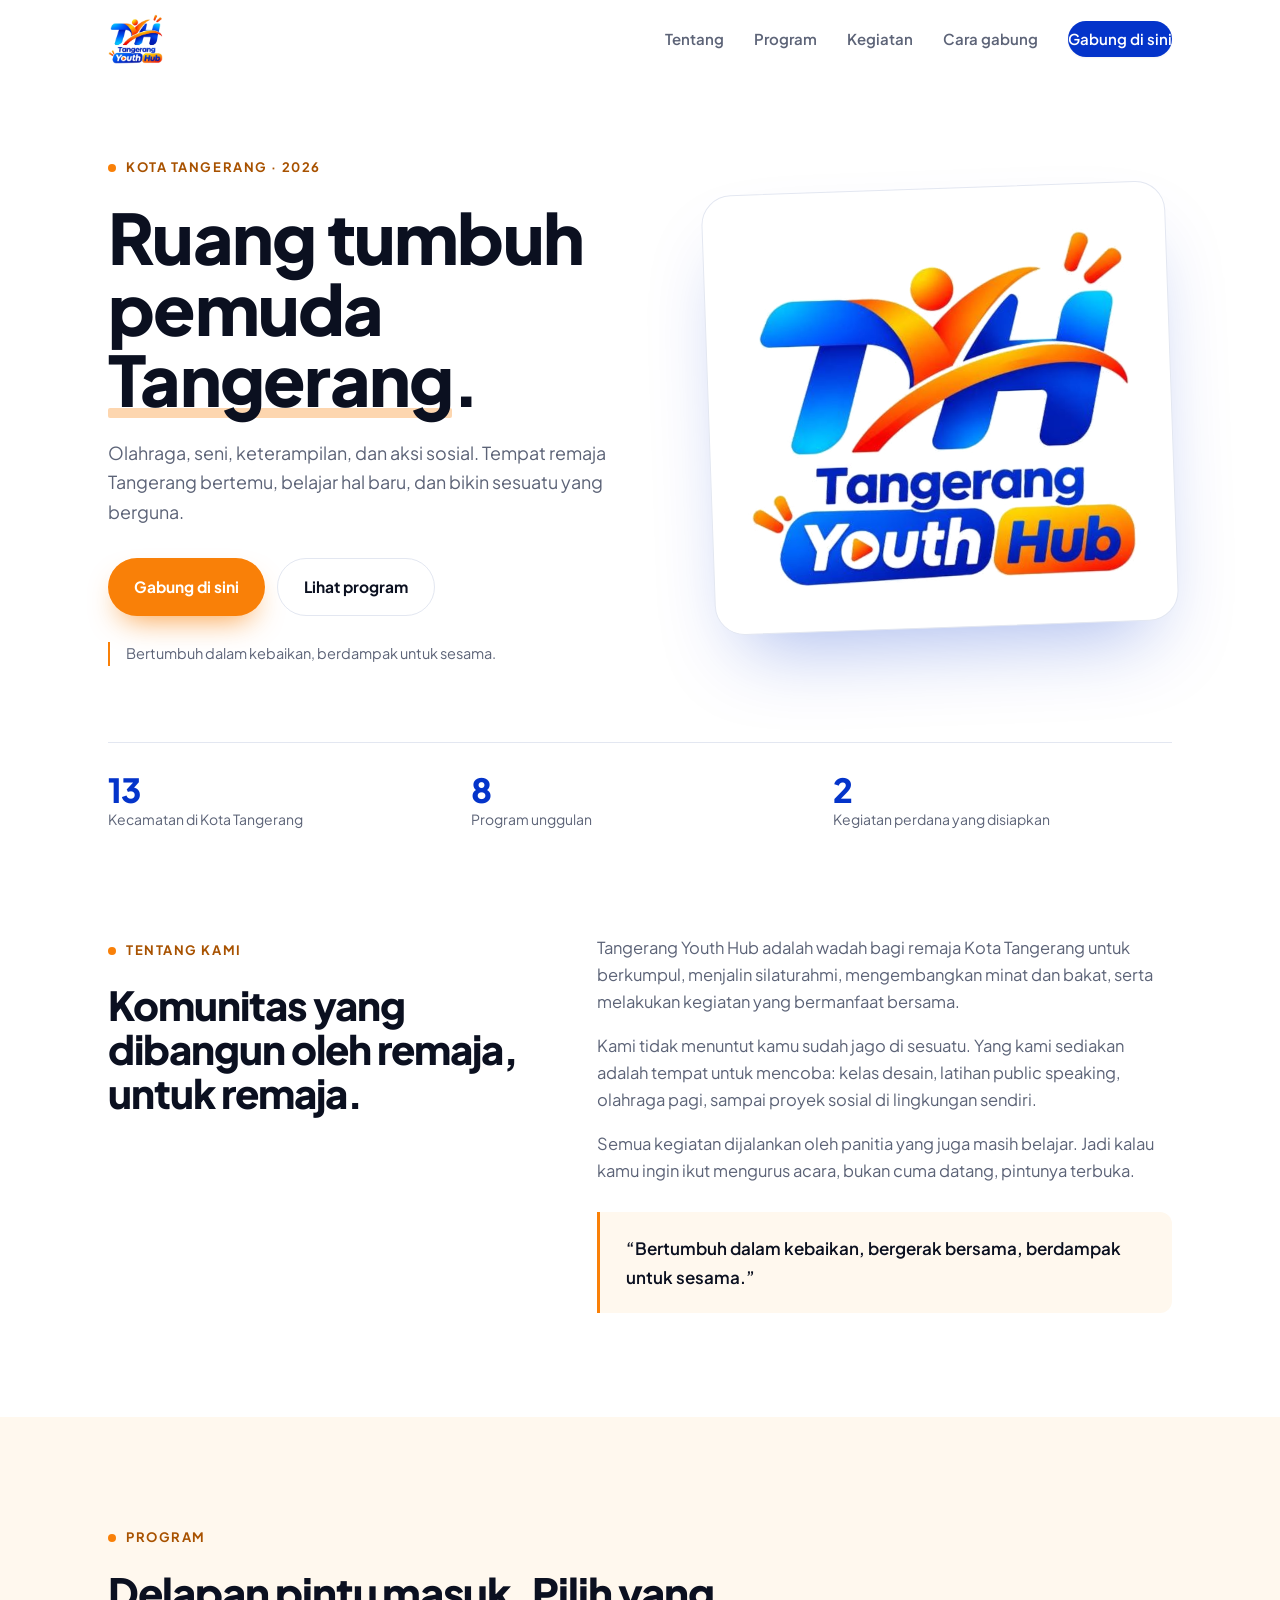
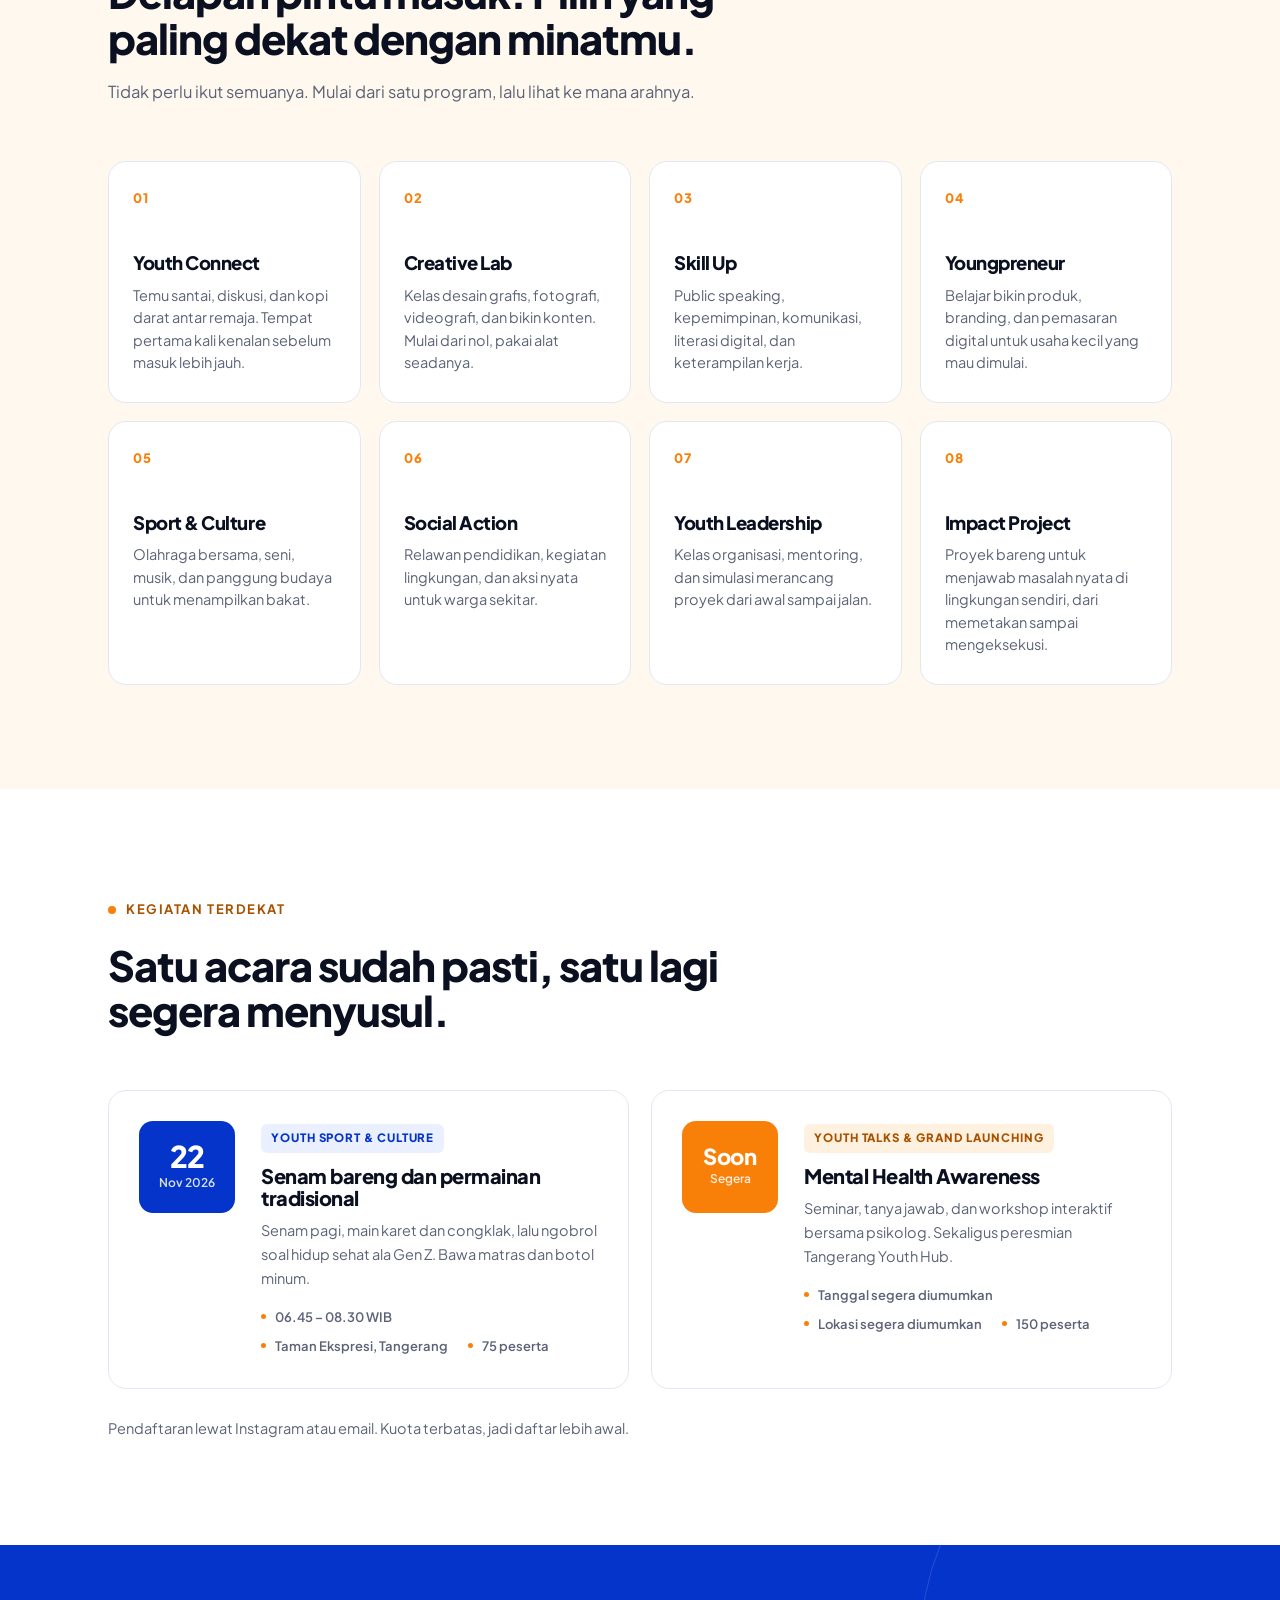
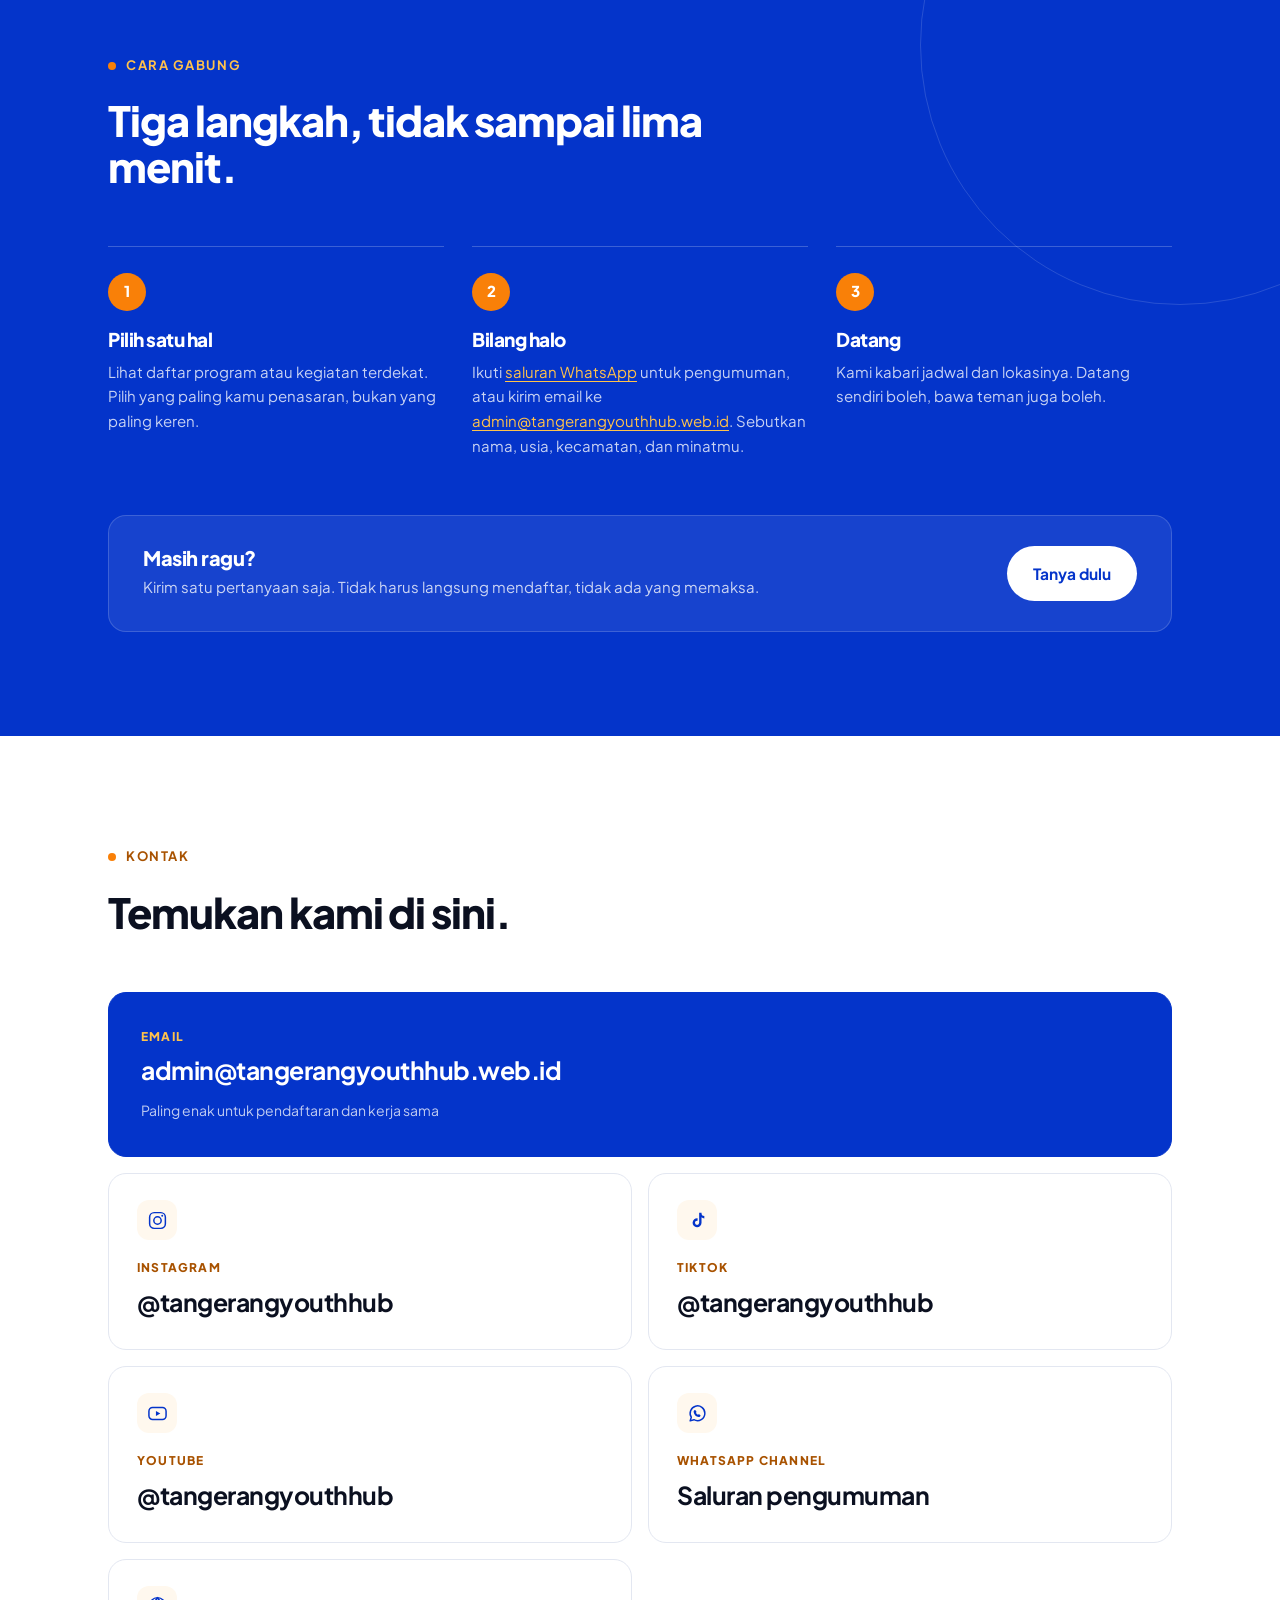
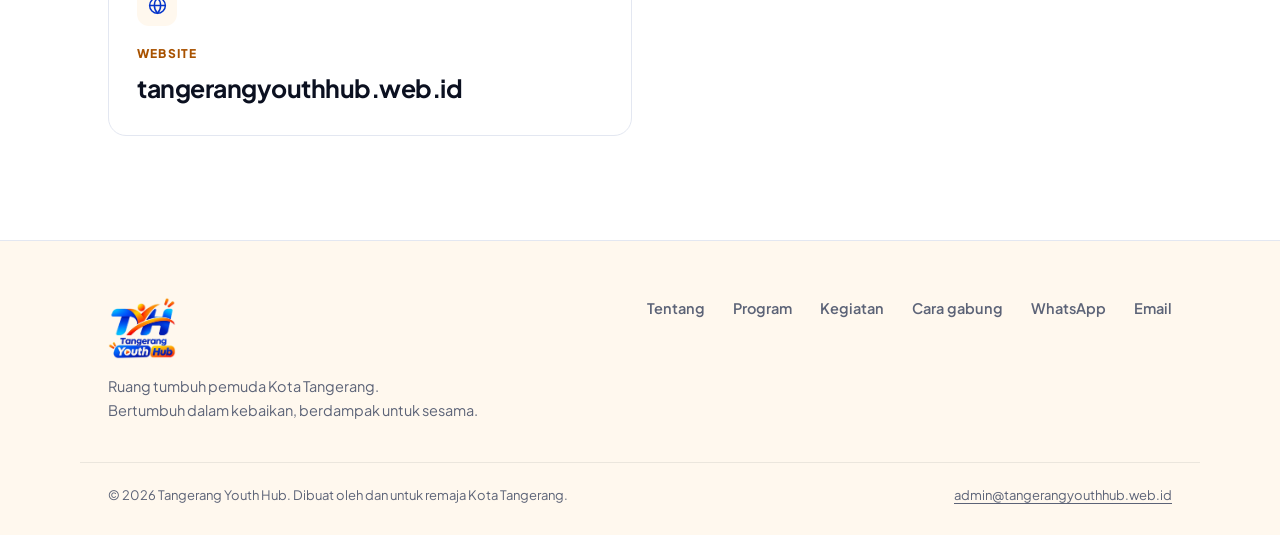
<file: index.html>
<!DOCTYPE html>
<html lang="id">
<head>
<meta charset="utf-8">
<meta name="viewport" content="width=device-width, initial-scale=1">
<title>Tangerang Youth Hub — Ruang tumbuh pemuda Kota Tangerang</title>
<meta name="description" content="Tangerang Youth Hub adalah ruang tumbuh pemuda Kota Tangerang. Olahraga, seni, keterampilan, dan aksi sosial. Bertumbuh dalam kebaikan, berdampak untuk sesama.">
<link rel="canonical" href="https://tangerangyouthhub.web.id/">
<meta name="theme-color" content="#0434CA">

<meta property="og:type" content="website">
<meta property="og:site_name" content="Tangerang Youth Hub">
<meta property="og:locale" content="id_ID">
<meta property="og:title" content="Tangerang Youth Hub — Ruang tumbuh pemuda Kota Tangerang">
<meta property="og:description" content="Olahraga, seni, keterampilan, aksi sosial. Tempat remaja Tangerang bertemu, belajar, dan bikin sesuatu yang berguna.">
<meta property="og:url" content="https://tangerangyouthhub.web.id/">
<meta property="og:image" content="https://tangerangyouthhub.web.id/assets/og-image.png">
<meta property="og:image:width" content="1200">
<meta property="og:image:height" content="630">
<meta name="twitter:card" content="summary_large_image">
<meta name="twitter:title" content="Tangerang Youth Hub">
<meta name="twitter:description" content="Ruang tumbuh pemuda Kota Tangerang.">
<meta name="twitter:image" content="https://tangerangyouthhub.web.id/assets/og-image.png">

<link rel="icon" href="assets/favicon.ico" sizes="any">
<link rel="icon" type="image/png" href="assets/favicon-32.png" sizes="32x32">
<link rel="apple-touch-icon" href="assets/apple-touch-icon.png">
<link rel="preconnect" href="https://fonts.googleapis.com">
<link rel="preconnect" href="https://fonts.gstatic.com" crossorigin>
<link href="https://fonts.googleapis.com/css2?family=Plus+Jakarta+Sans:wght@400;500;600;700;800&display=swap" rel="stylesheet">
<link rel="stylesheet" href="assets/style.css">

<script type="application/ld+json">
{
  "@context": "https://schema.org",
  "@type": "Organization",
  "name": "Tangerang Youth Hub",
  "alternateName": "TYH",
  "url": "https://tangerangyouthhub.web.id/",
  "logo": "https://tangerangyouthhub.web.id/assets/logo.png",
  "email": "admin@tangerangyouthhub.web.id",
  "description": "Ruang tumbuh pemuda Kota Tangerang. Olahraga, seni, keterampilan, dan aksi sosial.",
  "areaServed": { "@type": "City", "name": "Kota Tangerang" },
  "sameAs": [
    "https://www.instagram.com/tangerangyouthhub",
    "https://www.tiktok.com/@tangerangyouthhub",
    "https://www.youtube.com/@tangerangyouthhub",
    "https://whatsapp.com/channel/0029VbDxqgpE50UkeHqvSK2p"
  ]
}
</script>
</head>
<body>
<a class="skip" href="#utama">Lompat ke isi</a>

<header class="site-header" id="header">
  <div class="wrap header-inner">
    <a class="brand" href="#" aria-label="Tangerang Youth Hub, ke halaman utama">
      <img src="assets/logo-320.png" alt="Tangerang Youth Hub" width="320" height="291" class="brand-logo">
    </a>

    <nav class="nav" id="nav" aria-label="Navigasi utama">
      <a href="#tentang">Tentang</a>
      <a href="#program">Program</a>
      <a href="#kegiatan">Kegiatan</a>
      <a href="#gabung">Cara gabung</a>
      <a class="nav-cta" href="#kontak">Gabung di sini</a>
    </nav>

    <button class="burger" id="burger" aria-label="Buka menu" aria-expanded="false" aria-controls="nav">
      <span></span><span></span><span></span>
    </button>
  </div>
</header>

<main id="utama">

  <!-- HERO -->
  <section class="hero">
    <div class="wrap hero-grid">
      <div class="hero-copy">
        <p class="kicker"><span class="dot"></span>Kota Tangerang · 2026</p>
        <h1>Ruang tumbuh<br>pemuda<br><span class="hl">Tangerang</span>.</h1>
        <p class="lede">Olahraga, seni, keterampilan, dan aksi sosial. Tempat remaja Tangerang bertemu, belajar hal baru, dan bikin sesuatu yang berguna.</p>
        <div class="hero-actions">
          <a class="btn btn-primary" href="#kontak">Gabung di sini</a>
          <a class="btn btn-ghost" href="#program">Lihat program</a>
        </div>
        <p class="hero-note">Bertumbuh dalam kebaikan, berdampak untuk sesama.</p>
      </div>

      <div class="hero-art">
        <div class="blob"></div>
        <div class="logo-card">
          <img src="assets/logo-640.png" alt="Lambang Tangerang Youth Hub" width="640" height="582">
        </div>
      </div>
    </div>

    <div class="wrap">
      <ul class="stats">
        <li><strong>13</strong><span>Kecamatan di Kota Tangerang</span></li>
        <li><strong>8</strong><span>Program unggulan</span></li>
        <li><strong>2</strong><span>Kegiatan perdana yang disiapkan</span></li>
      </ul>
    </div>
  </section>

  <!-- TENTANG -->
  <section class="section" id="tentang">
    <div class="wrap two-col">
      <div>
        <p class="kicker"><span class="dot"></span>Tentang kami</p>
        <h2>Komunitas yang dibangun oleh remaja, untuk remaja.</h2>
      </div>
      <div class="prose">
        <p>Tangerang Youth Hub adalah wadah bagi remaja Kota Tangerang untuk berkumpul, menjalin silaturahmi, mengembangkan minat dan bakat, serta melakukan kegiatan yang bermanfaat bersama.</p>
        <p>Kami tidak menuntut kamu sudah jago di sesuatu. Yang kami sediakan adalah tempat untuk mencoba: kelas desain, latihan public speaking, olahraga pagi, sampai proyek sosial di lingkungan sendiri.</p>
        <p>Semua kegiatan dijalankan oleh panitia yang juga masih belajar. Jadi kalau kamu ingin ikut mengurus acara, bukan cuma datang, pintunya terbuka.</p>
        <blockquote>
          <p>“Bertumbuh dalam kebaikan, bergerak bersama, berdampak untuk sesama.”</p>
        </blockquote>
      </div>
    </div>
  </section>

  <!-- PROGRAM -->
  <section class="section section-alt" id="program">
    <div class="wrap">
      <div class="section-head">
        <p class="kicker"><span class="dot"></span>Program</p>
        <h2>Delapan pintu masuk. Pilih yang paling dekat dengan minatmu.</h2>
        <p class="section-sub">Tidak perlu ikut semuanya. Mulai dari satu program, lalu lihat ke mana arahnya.</p>
      </div>

      <ol class="programs">
        <li class="program">
          <span class="num">01</span>
          <h3>Youth Connect</h3>
          <p>Temu santai, diskusi, dan kopi darat antar remaja. Tempat pertama kali kenalan sebelum masuk lebih jauh.</p>
        </li>
        <li class="program">
          <span class="num">02</span>
          <h3>Creative Lab</h3>
          <p>Kelas desain grafis, fotografi, videografi, dan bikin konten. Mulai dari nol, pakai alat seadanya.</p>
        </li>
        <li class="program">
          <span class="num">03</span>
          <h3>Skill Up</h3>
          <p>Public speaking, kepemimpinan, komunikasi, literasi digital, dan keterampilan kerja.</p>
        </li>
        <li class="program">
          <span class="num">04</span>
          <h3>Youngpreneur</h3>
          <p>Belajar bikin produk, branding, dan pemasaran digital untuk usaha kecil yang mau dimulai.</p>
        </li>
        <li class="program">
          <span class="num">05</span>
          <h3>Sport &amp; Culture</h3>
          <p>Olahraga bersama, seni, musik, dan panggung budaya untuk menampilkan bakat.</p>
        </li>
        <li class="program">
          <span class="num">06</span>
          <h3>Social Action</h3>
          <p>Relawan pendidikan, kegiatan lingkungan, dan aksi nyata untuk warga sekitar.</p>
        </li>
        <li class="program">
          <span class="num">07</span>
          <h3>Youth Leadership</h3>
          <p>Kelas organisasi, mentoring, dan simulasi merancang proyek dari awal sampai jalan.</p>
        </li>
        <li class="program">
          <span class="num">08</span>
          <h3>Impact Project</h3>
          <p>Proyek bareng untuk menjawab masalah nyata di lingkungan sendiri, dari memetakan sampai mengeksekusi.</p>
        </li>
      </ol>
    </div>
  </section>

  <!-- KEGIATAN -->
  <section class="section" id="kegiatan">
    <div class="wrap">
      <div class="section-head">
        <p class="kicker"><span class="dot"></span>Kegiatan terdekat</p>
        <h2>Satu acara sudah pasti, satu lagi segera menyusul.</h2>
      </div>

      <div class="events">
        <article class="event">
          <div class="event-date"><span class="d">22</span><span class="m">Nov 2026</span></div>
          <div class="event-body">
            <span class="tag">Youth Sport &amp; Culture</span>
            <h3>Senam bareng dan permainan tradisional</h3>
            <p>Senam pagi, main karet dan congklak, lalu ngobrol soal hidup sehat ala Gen Z. Bawa matras dan botol minum.</p>
            <ul class="meta">
              <li>06.45 – 08.30 WIB</li>
              <li>Taman Ekspresi, Tangerang</li>
              <li>75 peserta</li>
            </ul>
          </div>
        </article>

        <article class="event">
          <div class="event-date event-soon"><span class="d">Soon</span><span class="m">Segera</span></div>
          <div class="event-body">
            <span class="tag tag-orange">Youth Talks &amp; Grand Launching</span>
            <h3>Mental Health Awareness</h3>
            <p>Seminar, tanya jawab, dan workshop interaktif bersama psikolog. Sekaligus peresmian Tangerang Youth Hub.</p>
            <ul class="meta">
              <li>Tanggal segera diumumkan</li>
              <li>Lokasi segera diumumkan</li>
              <li>150 peserta</li>
            </ul>
          </div>
        </article>
      </div>

      <p class="events-note">Pendaftaran lewat Instagram atau email. Kuota terbatas, jadi daftar lebih awal.</p>
    </div>
  </section>

  <!-- GABUNG -->
  <section class="section section-dark" id="gabung">
    <div class="wrap">
      <div class="section-head">
        <p class="kicker kicker-light"><span class="dot"></span>Cara gabung</p>
        <h2>Tiga langkah, tidak sampai lima menit.</h2>
      </div>

      <ol class="steps">
        <li>
          <span class="step-n">1</span>
          <h3>Pilih satu hal</h3>
          <p>Lihat daftar program atau kegiatan terdekat. Pilih yang paling kamu penasaran, bukan yang paling keren.</p>
        </li>
        <li>
          <span class="step-n">2</span>
          <h3>Bilang halo</h3>
          <p>Ikuti <a href="https://whatsapp.com/channel/0029VbDxqgpE50UkeHqvSK2p" target="_blank" rel="noopener">saluran WhatsApp</a> untuk pengumuman, atau kirim email ke <a href="mailto:admin@tangerangyouthhub.web.id">admin@tangerangyouthhub.web.id</a>. Sebutkan nama, usia, kecamatan, dan minatmu.</p>
        </li>
        <li>
          <span class="step-n">3</span>
          <h3>Datang</h3>
          <p>Kami kabari jadwal dan lokasinya. Datang sendiri boleh, bawa teman juga boleh.</p>
        </li>
      </ol>

      <div class="join-card">
        <div>
          <h3>Masih ragu?</h3>
          <p>Kirim satu pertanyaan saja. Tidak harus langsung mendaftar, tidak ada yang memaksa.</p>
        </div>
        <a class="btn btn-light" href="mailto:admin@tangerangyouthhub.web.id">Tanya dulu</a>
      </div>
    </div>
  </section>

  <!-- KONTAK -->
  <section class="section" id="kontak">
    <div class="wrap">
      <div class="section-head">
        <p class="kicker"><span class="dot"></span>Kontak</p>
        <h2>Temukan kami di sini.</h2>
      </div>

      <div class="contact-grid">
        <a class="contact-card contact-main" href="mailto:admin@tangerangyouthhub.web.id">
          <span class="contact-label">Email</span>
          <span class="contact-value">admin@tangerangyouthhub.web.id</span>
          <span class="contact-hint">Paling enak untuk pendaftaran dan kerja sama</span>
        </a>

        <a class="contact-card" href="https://www.instagram.com/tangerangyouthhub" target="_blank" rel="noopener">
          <span class="contact-icon" aria-hidden="true">
            <svg viewBox="0 0 24 24" fill="none" stroke="currentColor" stroke-width="1.7" stroke-linecap="round"><rect x="3" y="3" width="18" height="18" rx="5.2"/><circle cx="12" cy="12" r="4.2"/><circle cx="17.4" cy="6.6" r="1.1" fill="currentColor" stroke="none"/></svg>
          </span>
          <span class="contact-label">Instagram</span>
          <span class="contact-value">@tangerangyouthhub</span>
        </a>

        <a class="contact-card" href="https://www.tiktok.com/@tangerangyouthhub" target="_blank" rel="noopener">
          <span class="contact-icon" aria-hidden="true">
            <svg viewBox="0 0 24 24" fill="currentColor"><path d="M16.6 3h-2.7v11.6a2.4 2.4 0 1 1-2.4-2.4c.2 0 .4 0 .6.1V9.5a5.1 5.1 0 1 0 4.5 5.1V8.4c.9.7 2 1.1 3.2 1.2V6.9a3.6 3.6 0 0 1-3.2-3.9z"/></svg>
          </span>
          <span class="contact-label">TikTok</span>
          <span class="contact-value">@tangerangyouthhub</span>
        </a>

        <a class="contact-card" href="https://www.youtube.com/@tangerangyouthhub" target="_blank" rel="noopener">
          <span class="contact-icon" aria-hidden="true">
            <svg viewBox="0 0 24 24" fill="none" stroke="currentColor" stroke-width="1.7" stroke-linejoin="round"><rect x="2.2" y="5.2" width="19.6" height="13.6" rx="4.2"/><path d="M10.2 9.2l5 2.8-5 2.8z" fill="currentColor" stroke="none"/></svg>
          </span>
          <span class="contact-label">YouTube</span>
          <span class="contact-value">@tangerangyouthhub</span>
        </a>

        <a class="contact-card" href="https://whatsapp.com/channel/0029VbDxqgpE50UkeHqvSK2p" target="_blank" rel="noopener">
          <span class="contact-icon" aria-hidden="true">
            <svg viewBox="0 0 24 24" fill="none" stroke="currentColor" stroke-width="1.7" stroke-linejoin="round"><path d="M20.4 11.7a8.4 8.4 0 0 1-12.5 7.4L3.6 20.4l1.3-4.2a8.4 8.4 0 1 1 15.5-4.5z"/><path d="M9.2 8.3c.3-.1.6 0 .8.3l.8 1.3c.2.3.1.6-.1.8l-.5.5c.5 1 1.3 1.8 2.3 2.3l.5-.5c.2-.2.5-.3.8-.1l1.3.8c.3.2.4.5.3.8-.3.9-1.2 1.5-2.1 1.4-3-.3-5.4-2.7-5.7-5.7-.1-.9.5-1.8 1.4-2.1z" fill="currentColor" stroke="none"/></svg>
          </span>
          <span class="contact-label">WhatsApp Channel</span>
          <span class="contact-value">Saluran pengumuman</span>
        </a>

        <a class="contact-card" href="https://tangerangyouthhub.web.id">
          <span class="contact-icon" aria-hidden="true">
            <svg viewBox="0 0 24 24" fill="none" stroke="currentColor" stroke-width="1.7"><circle cx="12" cy="12" r="9"/><path d="M3.2 12h17.6M12 3.1c2.4 2.5 3.6 5.5 3.6 8.9S14.4 18.4 12 20.9C9.6 18.4 8.4 15.4 8.4 12S9.6 5.6 12 3.1z"/></svg>
          </span>
          <span class="contact-label">Website</span>
          <span class="contact-value">tangerangyouthhub.web.id</span>
        </a>
      </div>
    </div>
  </section>
</main>

<footer class="site-footer">
  <div class="wrap footer-inner">
    <div class="footer-brand">
      <img src="assets/logo-160.png" alt="Tangerang Youth Hub" width="160" height="146" loading="lazy">
      <p>Ruang tumbuh pemuda Kota Tangerang.<br>Bertumbuh dalam kebaikan, berdampak untuk sesama.</p>
    </div>
    <nav class="footer-nav" aria-label="Navigasi footer">
      <a href="#tentang">Tentang</a>
      <a href="#program">Program</a>
      <a href="#kegiatan">Kegiatan</a>
      <a href="#gabung">Cara gabung</a>
      <a href="https://whatsapp.com/channel/0029VbDxqgpE50UkeHqvSK2p" target="_blank" rel="noopener">WhatsApp</a>
      <a href="mailto:admin@tangerangyouthhub.web.id">Email</a>
    </nav>
  </div>
  <div class="wrap footer-bottom">
    <p>© <span id="year">2026</span> Tangerang Youth Hub. Dibuat oleh dan untuk remaja Kota Tangerang.</p>
    <p><a href="mailto:admin@tangerangyouthhub.web.id">admin@tangerangyouthhub.web.id</a></p>
  </div>
</footer>

<script src="assets/script.js" defer></script>
</body>
</html>
</file>
<file: assets/style.css>
/* =========================================================
   Tangerang Youth Hub — situs resmi
   Warna diambil dari lambang: biru, biru muda, oranye, krem
   ========================================================= */

:root {
  --blue: #0434CA;
  --blue-700: #032A9E;
  --blue-900: #02185C;
  --sky: #0482F8;
  --orange: #F98008;
  --orange-ink: #A85200;
  --orange-soft: #FFF1DF;
  --ink: #0B1020;
  --muted: #5C6377;
  --line: #E3E7F1;
  --cream: #FFF8EE;
  --paper: #FFFFFF;

  --wrap: 1120px;
  --radius: 18px;
  --shadow-sm: 0 1px 2px rgba(11, 16, 32, .05);
  --shadow-md: 0 18px 40px -18px rgba(4, 52, 202, .28);
  --shadow-lg: 0 40px 80px -30px rgba(4, 52, 202, .35);
}

*, *::before, *::after { box-sizing: border-box; }

html { scroll-behavior: smooth; }
@media (prefers-reduced-motion: reduce) {
  html { scroll-behavior: auto; }
  *, *::before, *::after { animation: none !important; transition: none !important; }
}

body {
  margin: 0;
  font-family: "Plus Jakarta Sans", "Segoe UI", system-ui, -apple-system, sans-serif;
  font-size: 17px;
  line-height: 1.65;
  color: var(--ink);
  background: var(--paper);
  -webkit-font-smoothing: antialiased;
  overflow-x: hidden;
}

img { max-width: 100%; height: auto; display: block; }
a { color: inherit; text-decoration: none; }

h1, h2, h3 { margin: 0; letter-spacing: -.025em; line-height: 1.1; font-weight: 800; }
p { margin: 0 0 1em; }
p:last-child { margin-bottom: 0; }
ul, ol { margin: 0; padding: 0; list-style: none; }

.wrap {
  width: 100%;
  max-width: var(--wrap);
  margin: 0 auto;
  padding: 0 28px;
}

.skip {
  position: absolute;
  left: -9999px;
  top: 0;
  background: var(--blue);
  color: #fff;
  padding: 12px 20px;
  z-index: 100;
  border-radius: 0 0 10px 0;
}
.skip:focus { left: 0; }

:focus-visible {
  outline: 3px solid var(--orange);
  outline-offset: 3px;
  border-radius: 4px;
}

/* ---------- header ---------- */
.site-header {
  position: sticky;
  top: 0;
  z-index: 50;
  background: rgba(255, 255, 255, .88);
  backdrop-filter: saturate(160%) blur(14px);
  border-bottom: 1px solid transparent;
  transition: border-color .25s ease, box-shadow .25s ease;
}
.site-header.is-scrolled {
  border-bottom-color: var(--line);
  box-shadow: 0 8px 24px -20px rgba(11, 16, 32, .5);
}
.header-inner {
  display: flex;
  align-items: center;
  justify-content: space-between;
  gap: 24px;
  height: 78px;
}
.brand { display: flex; align-items: center; }
.brand-logo {
  height: 50px;
  width: auto;
  transition: transform .25s ease;
}
.brand:hover .brand-logo { transform: scale(1.03); }

.nav { display: flex; align-items: center; gap: 30px; }
.nav a {
  font-size: 15px;
  font-weight: 600;
  color: var(--muted);
  position: relative;
  padding: 6px 0;
  transition: color .2s ease;
}
.nav a:not(.nav-cta)::after {
  content: "";
  position: absolute;
  left: 0; bottom: 0;
  height: 2px; width: 0;
  background: var(--orange);
  transition: width .22s ease;
}
.nav a:not(.nav-cta):hover { color: var(--ink); }
.nav a:not(.nav-cta):hover::after { width: 100%; }

.nav-cta {
  background: var(--blue);
  color: #fff !important;
  padding: 11px 20px;
  border-radius: 999px;
  font-weight: 700;
  box-shadow: var(--shadow-sm);
  transition: background .2s ease, transform .2s ease;
}
.nav-cta:hover { background: var(--blue-700); transform: translateY(-1px); }

.burger {
  display: none;
  width: 44px; height: 44px;
  border: 1px solid var(--line);
  border-radius: 12px;
  background: #fff;
  padding: 0;
  cursor: pointer;
  place-items: center;
  gap: 5px;
}
.burger span {
  display: block;
  width: 18px; height: 2px;
  background: var(--ink);
  border-radius: 2px;
  transition: transform .25s ease, opacity .2s ease;
}
.burger[aria-expanded="true"] span:nth-child(1) { transform: translateY(7px) rotate(45deg); }
.burger[aria-expanded="true"] span:nth-child(2) { opacity: 0; }
.burger[aria-expanded="true"] span:nth-child(3) { transform: translateY(-7px) rotate(-45deg); }

/* ---------- hero ---------- */
.hero { padding: 72px 0 0; }
.hero-grid {
  display: grid;
  grid-template-columns: 1.08fr .92fr;
  gap: 56px;
  align-items: center;
}
.kicker {
  display: inline-flex;
  align-items: center;
  gap: 10px;
  font-size: 13px;
  font-weight: 700;
  letter-spacing: .12em;
  text-transform: uppercase;
  color: var(--orange-ink);
  margin: 0 0 22px;
}
.kicker .dot {
  width: 8px; height: 8px;
  border-radius: 50%;
  background: var(--orange);
  flex: none;
}
.hero h1 {
  font-size: clamp(2.5rem, 5.6vw, 4.35rem);
  line-height: 1.02;
  margin-bottom: 24px;
}
.hl { position: relative; white-space: nowrap; }
.hl::after {
  content: "";
  position: absolute;
  left: 0; right: 0; bottom: .06em;
  height: .14em;
  background: var(--orange);
  opacity: .32;
  border-radius: 2px;
  z-index: -1;
}
.lede {
  font-size: clamp(1.02rem, 1.4vw, 1.16rem);
  color: var(--muted);
  max-width: 46ch;
  margin-bottom: 32px;
}
.hero-actions { display: flex; flex-wrap: wrap; gap: 12px; }

.btn {
  display: inline-flex;
  align-items: center;
  justify-content: center;
  padding: 15px 26px;
  border-radius: 999px;
  font-weight: 700;
  font-size: 15.5px;
  transition: transform .2s ease, background .2s ease, color .2s ease, border-color .2s ease;
}
.btn-primary {
  background: var(--orange);
  color: #fff;
  box-shadow: 0 14px 30px -12px rgba(249, 128, 8, .8);
}
.btn-primary:hover { background: #E06F00; transform: translateY(-2px); }
.btn-ghost {
  border: 1.5px solid var(--line);
  color: var(--ink);
  background: #fff;
}
.btn-ghost:hover { border-color: var(--blue); color: var(--blue); transform: translateY(-2px); }
.btn-light { background: #fff; color: var(--blue); }
.btn-light:hover { transform: translateY(-2px); background: var(--cream); }

.hero-note {
  margin-top: 26px;
  font-size: 14.5px;
  color: var(--muted);
  padding-left: 16px;
  border-left: 2px solid var(--orange);
}

.hero-art { position: relative; }
.blob {
  position: absolute;
  inset: -8% -6% -10% -2%;
  background: radial-gradient(closest-side, var(--orange-soft), transparent 78%);
  filter: blur(2px);
  border-radius: 50%;
}
.logo-card {
  position: relative;
  background: #fff;
  border: 1px solid var(--line);
  border-radius: 30px;
  padding: 40px 34px;
  box-shadow: var(--shadow-lg);
  transform: rotate(-2deg);
  transition: transform .4s cubic-bezier(.2,.7,.3,1);
}
.logo-card:hover { transform: rotate(0deg) translateY(-4px); }

/* ---------- stats ---------- */
.stats {
  display: grid;
  grid-template-columns: repeat(3, 1fr);
  gap: 24px;
  margin-top: 76px;
  padding: 30px 0 0;
  border-top: 1px solid var(--line);
}
.stats li { display: flex; flex-direction: column; gap: 4px; }
.stats strong {
  font-size: clamp(1.9rem, 2.6vw, 2.5rem);
  font-weight: 800;
  color: var(--blue);
  letter-spacing: -.03em;
  line-height: 1;
}
.stats span { font-size: 14px; color: var(--muted); line-height: 1.4; }

/* ---------- section dasar ---------- */
.section { padding: 104px 0; }
.section-alt { background: var(--cream); }
.section-head { max-width: 720px; margin-bottom: 56px; }
.section-head h2 {
  font-size: clamp(1.7rem, 3.4vw, 2.6rem);
  margin-bottom: 16px;
}
.section-sub { color: var(--muted); font-size: 16.5px; }

.two-col {
  display: grid;
  grid-template-columns: .85fr 1.15fr;
  gap: 64px;
  align-items: start;
}
.two-col h2 { font-size: clamp(1.7rem, 3.2vw, 2.5rem); position: sticky; top: 110px; }
.prose p { color: var(--muted); font-size: 16.5px; }
.prose blockquote {
  margin: 28px 0 0;
  padding: 22px 26px;
  background: var(--cream);
  border-left: 3px solid var(--orange);
  border-radius: 0 12px 12px 0;
}
.prose blockquote p { color: var(--ink); font-weight: 600; font-size: 17px; margin: 0; }

/* ---------- program ---------- */
.programs {
  display: grid;
  grid-template-columns: repeat(4, 1fr);
  gap: 18px;
}
.program {
  background: #fff;
  border: 1px solid var(--line);
  border-radius: var(--radius);
  padding: 26px 24px 28px;
  transition: transform .25s ease, border-color .25s ease, box-shadow .25s ease;
}
.program:hover {
  transform: translateY(-4px);
  border-color: var(--blue);
  box-shadow: var(--shadow-md);
}
.num {
  display: block;
  font-size: 13px;
  font-weight: 800;
  letter-spacing: .08em;
  color: var(--orange);
  margin-bottom: 44px;
}
.program h3 { font-size: 18.5px; margin-bottom: 10px; }
.program p { font-size: 14.5px; color: var(--muted); line-height: 1.55; margin: 0; }

/* ---------- kegiatan ---------- */
.events {
  display: grid;
  grid-template-columns: repeat(2, 1fr);
  gap: 22px;
}
.event {
  display: grid;
  grid-template-columns: 96px 1fr;
  gap: 26px;
  padding: 30px;
  border: 1px solid var(--line);
  border-radius: var(--radius);
  background: #fff;
  transition: border-color .25s ease, box-shadow .25s ease;
}
.event:hover { border-color: var(--blue); box-shadow: var(--shadow-md); }
.event-date {
  display: flex;
  flex-direction: column;
  align-items: center;
  justify-content: center;
  gap: 2px;
  background: var(--blue);
  color: #fff;
  border-radius: 14px;
  padding: 14px 6px;
  height: 92px;
}
.event-date .d { font-size: 30px; font-weight: 800; line-height: 1; letter-spacing: -.03em; }
.event-date .m { font-size: 12px; font-weight: 600; opacity: .85; }
.event-soon { background: var(--orange); }
.event-soon .d { font-size: 22px; letter-spacing: -.01em; }
.tag {
  display: inline-block;
  font-size: 11.5px;
  font-weight: 800;
  letter-spacing: .08em;
  text-transform: uppercase;
  color: var(--blue);
  background: #EAF0FF;
  padding: 5px 10px;
  border-radius: 6px;
  margin-bottom: 12px;
}
.tag-orange { color: var(--orange-ink); background: var(--orange-soft); }
.event h3 { font-size: 20px; margin-bottom: 10px; }
.event p { font-size: 14.5px; color: var(--muted); }
.meta { display: flex; flex-wrap: wrap; gap: 8px 20px; margin-top: 16px; }
.meta li {
  font-size: 13px;
  font-weight: 600;
  color: var(--muted);
  position: relative;
  padding-left: 14px;
}
.meta li::before {
  content: "";
  position: absolute;
  left: 0; top: .55em;
  width: 5px; height: 5px;
  border-radius: 50%;
  background: var(--orange);
}
.events-note { margin-top: 28px; font-size: 14.5px; color: var(--muted); }

/* ---------- gabung ---------- */
.section-dark {
  background: var(--blue);
  color: #fff;
  position: relative;
  overflow: hidden;
}
.section-dark::after {
  content: "";
  position: absolute;
  right: -160px; top: -160px;
  width: 520px; height: 520px;
  border: 1px solid rgba(255,255,255,.14);
  border-radius: 50%;
  pointer-events: none;
}
.kicker-light { color: #FFC24B; }
.section-dark .section-head h2 { color: #fff; }

.steps {
  display: grid;
  grid-template-columns: repeat(3, 1fr);
  gap: 28px;
  margin-bottom: 56px;
}
.steps li {
  padding-top: 26px;
  border-top: 1px solid rgba(255,255,255,.22);
}
.step-n {
  display: inline-flex;
  align-items: center;
  justify-content: center;
  width: 38px; height: 38px;
  border-radius: 50%;
  background: var(--orange);
  color: #fff;
  font-weight: 800;
  font-size: 15px;
  margin-bottom: 18px;
}
.steps h3 { font-size: 19px; margin-bottom: 10px; color: #fff; }
.steps p { font-size: 15px; color: rgba(255,255,255,.78); }
.steps a { color: #FFC24B; text-decoration: underline; text-underline-offset: 3px; }

.join-card {
  display: flex;
  align-items: center;
  justify-content: space-between;
  gap: 32px;
  background: rgba(255,255,255,.08);
  border: 1px solid rgba(255,255,255,.16);
  border-radius: var(--radius);
  padding: 30px 34px;
}
.join-card h3 { font-size: 20px; margin-bottom: 6px; }
.join-card p { font-size: 15px; color: rgba(255,255,255,.78); margin: 0; }

/* ---------- kontak ---------- */
.contact-grid {
  display: grid;
  grid-template-columns: repeat(2, 1fr);
  gap: 16px;
}
.contact-card {
  display: flex;
  flex-direction: column;
  gap: 4px;
  padding: 26px 28px;
  border: 1px solid var(--line);
  border-radius: var(--radius);
  background: #fff;
  transition: border-color .25s ease, transform .25s ease, box-shadow .25s ease;
}
.contact-card:hover {
  border-color: var(--blue);
  transform: translateY(-3px);
  box-shadow: var(--shadow-md);
}
.contact-main {
  grid-column: 1 / -1;
  background: var(--blue);
  border-color: var(--blue);
  color: #fff;
  padding: 34px 32px;
}
.contact-main:hover { background: var(--blue-700); }
.contact-label {
  font-size: 12px;
  font-weight: 800;
  letter-spacing: .1em;
  text-transform: uppercase;
  color: var(--orange-ink);
}
.contact-main .contact-label { color: #FFC24B; }
.contact-value {
  font-size: clamp(1.1rem, 2.2vw, 1.55rem);
  font-weight: 700;
  letter-spacing: -.02em;
  word-break: break-word;
}
.contact-hint { font-size: 14px; color: rgba(255,255,255,.75); margin-top: 4px; }
.contact-icon {
  width: 40px; height: 40px;
  border-radius: 12px;
  background: var(--cream);
  color: var(--blue);
  display: grid;
  place-items: center;
  margin-bottom: 14px;
}
.contact-icon svg { width: 21px; height: 21px; }

/* ---------- footer ---------- */
.site-footer {
  background: var(--cream);
  border-top: 1px solid var(--line);
  padding: 56px 0 28px;
}
.footer-inner {
  display: flex;
  justify-content: space-between;
  align-items: flex-start;
  gap: 40px;
  padding-bottom: 40px;
  border-bottom: 1px solid rgba(11,16,32,.08);
}
.footer-brand img { height: 62px; width: auto; margin-bottom: 16px; }
.footer-brand p { font-size: 14.5px; color: var(--muted); max-width: 34ch; }
.footer-nav { display: flex; flex-wrap: wrap; gap: 10px 28px; }
.footer-nav a { font-size: 14.5px; font-weight: 600; color: var(--muted); }
.footer-nav a:hover { color: var(--blue); }
.footer-bottom {
  display: flex;
  justify-content: space-between;
  gap: 16px;
  flex-wrap: wrap;
  padding-top: 22px;
}
.footer-bottom p { font-size: 13px; color: var(--muted); margin: 0; }
.footer-bottom a { text-decoration: underline; text-underline-offset: 3px; }

/* ---------- animasi masuk ---------- */
.reveal {
  opacity: 0;
  transform: translateY(18px);
  transition: opacity .6s ease, transform .6s cubic-bezier(.2,.7,.3,1);
}
.reveal.in { opacity: 1; transform: none; }

/* ---------- responsif ---------- */
@media (max-width: 1000px) {
  .programs { grid-template-columns: repeat(2, 1fr); }
  .hero-grid { grid-template-columns: 1fr; gap: 48px; }
  .hero-art { max-width: 420px; margin: 0 auto; }
  .two-col { grid-template-columns: 1fr; gap: 28px; }
  .two-col h2 { position: static; }
  .stats { grid-template-columns: repeat(2, 1fr); gap: 22px; }
  .steps { grid-template-columns: 1fr; gap: 22px; }
}

@media (max-width: 860px) {
  .burger { display: grid; }
  .nav {
    position: absolute;
    top: 78px; left: 0; right: 0;
    flex-direction: column;
    align-items: stretch;
    gap: 4px;
    background: #fff;
    border-bottom: 1px solid var(--line);
    padding: 14px 24px 20px;
    box-shadow: 0 20px 40px -30px rgba(11,16,32,.6);
    display: none;
  }
  .nav.is-open { display: flex; }
  .nav a { padding: 12px 4px; font-size: 16px; border-radius: 8px; }
  .nav-cta { text-align: center; margin-top: 8px; padding: 14px; }
  .events { grid-template-columns: 1fr; }
  .contact-grid { grid-template-columns: 1fr; }
  .join-card { flex-direction: column; align-items: flex-start; }
  .footer-inner { flex-direction: column; gap: 28px; }
}

@media (max-width: 560px) {
  body { font-size: 16px; }
  .wrap { padding: 0 20px; }
  .section { padding: 72px 0; }
  .hero { padding-top: 48px; }
  .stats { margin-top: 52px; }
  .programs { grid-template-columns: 1fr; }
  .num { margin-bottom: 26px; }
  .event { grid-template-columns: 1fr; gap: 18px; padding: 22px; }
  .event-date { flex-direction: row; gap: 8px; height: auto; width: fit-content; padding: 8px 14px; }
  .event-date .d { font-size: 22px; }
  .logo-card { padding: 26px 20px; }
  .hero-actions .btn { flex: 1 1 100%; }
}
</file>
